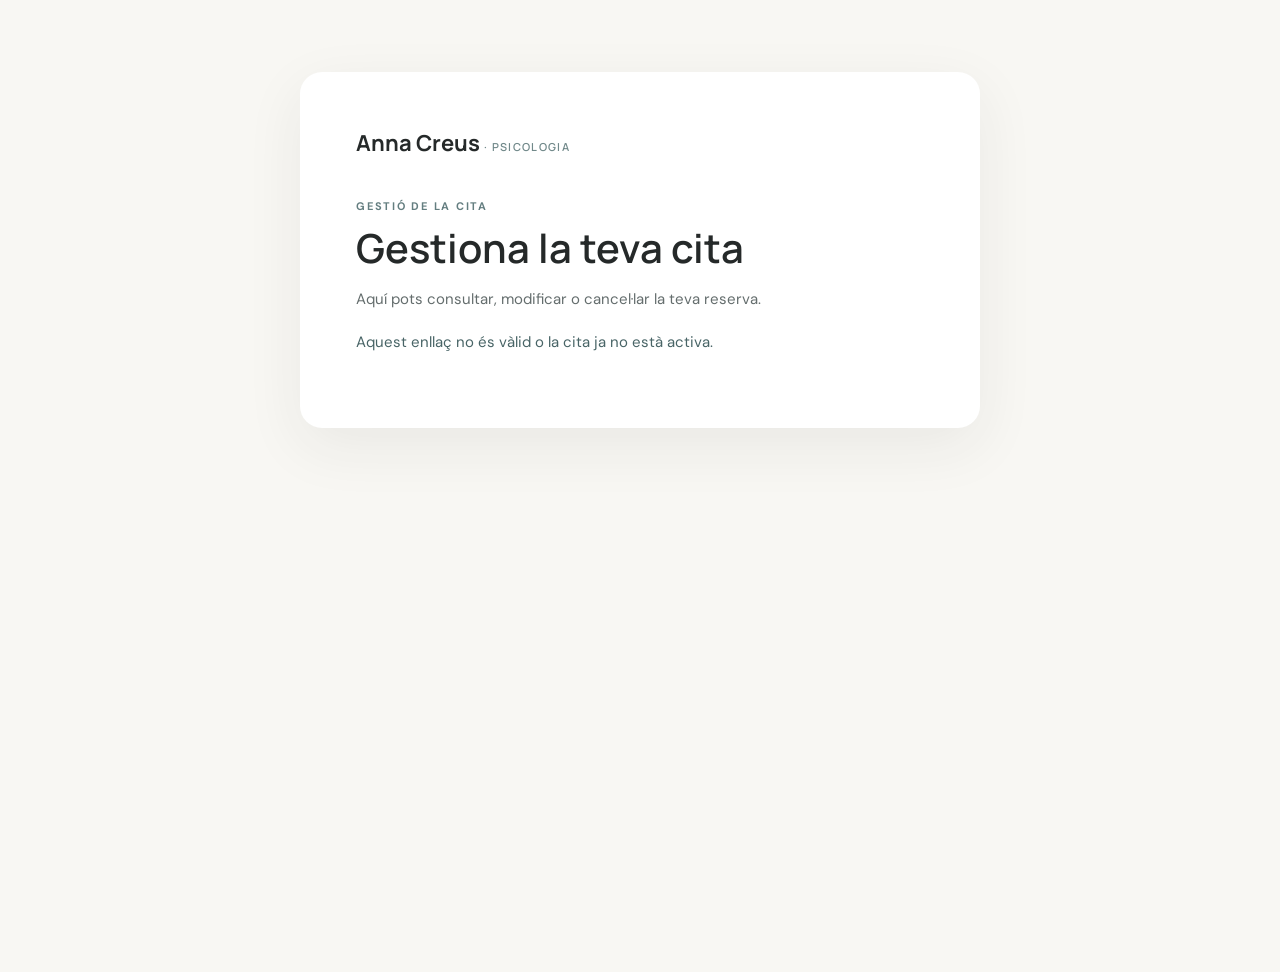
<file: gestionar-cita.html>
<!doctype html>
<html lang="ca">
<head>
  <meta charset="utf-8">
  <meta name="viewport" content="width=device-width, initial-scale=1">
  <meta name="theme-color" content="#c4d8d9">
  <meta name="referrer" content="no-referrer">
  <title>Gestionar la cita · Anna Creus</title>
  <link rel="preconnect" href="https://fonts.googleapis.com">
  <link rel="preconnect" href="https://fonts.gstatic.com" crossorigin>
  <link href="https://fonts.googleapis.com/css2?family=DM+Sans:wght@400;500;600;700&family=Manrope:wght@400;500;600;700&display=swap" rel="stylesheet">
  <link rel="stylesheet" href="styles.css">
  <style>
    body{background:#f8f7f3;min-height:100vh}.manage-wrap{width:min(680px,calc(100% - 40px));margin:8vh auto;padding:clamp(28px,6vw,56px);background:#fff;border-radius:22px;box-shadow:0 18px 60px #25292912}.manage-brand{font:700 22px Manrope,sans-serif;color:#252929;text-decoration:none}.manage-eyebrow{margin:38px 0 10px;color:#647e80;font-size:11px;letter-spacing:.16em;font-weight:700}.manage-wrap h1{font:600 clamp(28px,5vw,40px) Manrope,sans-serif;line-height:1.15;margin:0 0 16px;color:#252929}.manage-copy{color:#646d6d;line-height:1.7}.manage-appointment{background:#f2f6f5;border-radius:14px;padding:20px;margin:26px 0;color:#252929;line-height:1.8}.manage-actions{display:grid;gap:14px;margin-top:24px}.manage-wrap label{display:block;font-weight:600;margin:18px 0 8px}.manage-wrap input,.manage-wrap select{width:100%;padding:14px;border:1px solid #d7dfdd;border-radius:10px;background:white;font:inherit;color:#252929}.manage-wrap button{border:0;border-radius:999px;padding:15px 22px;font:600 15px "DM Sans",sans-serif;cursor:pointer}.manage-primary{background:#c4d8d9;color:#252929}.manage-secondary{background:#f2f3f1;color:#333}.manage-danger{background:#fff0ed;color:#9a4033}.manage-status{margin-top:18px;line-height:1.6;color:#486466}.manage-error{color:#9a4033}.manage-note{font-size:13px;color:#747d7b;line-height:1.6;margin-top:22px}.manage-hidden{display:none!important}@media(max-width:520px){.manage-wrap{margin:20px auto}.manage-eyebrow{margin-top:30px}}
  .manage-calendar{border:1px solid #e1e7e5;border-radius:14px;padding:14px;margin:12px 0 18px;background:#fff}.manage-calendar-head{display:flex;align-items:center;justify-content:space-between;margin-bottom:14px}.manage-calendar-head strong{text-transform:capitalize;font-size:14px}.manage-calendar-head button{width:36px;height:36px;padding:0!important;border-radius:50%!important;background:#f2f6f5;color:#252929;font-size:23px!important;line-height:1}.manage-calendar-head button:disabled{opacity:.3;cursor:default}.manage-calendar-grid{display:grid;grid-template-columns:repeat(7,minmax(0,1fr));gap:5px}.manage-weekdays{margin-bottom:7px;text-align:center;color:#879292;font-size:11px;font-weight:600}.manage-calendar-day{position:relative;min-width:0;aspect-ratio:1;padding:0!important;border-radius:9px!important;background:#f4f6f4;color:#252929;font-size:13px!important;font-weight:500!important}.manage-calendar-day.available{background:#e5f0ef}.manage-calendar-day.selected{background:#78999b!important;color:white!important;box-shadow:inset 0 0 0 2px #587476}.manage-calendar-day:disabled{opacity:.38;cursor:default}.manage-calendar-day.empty{visibility:hidden}@media(max-width:520px){.manage-calendar{padding:10px}.manage-calendar-grid{gap:4px}.manage-calendar-day{font-size:12px!important;border-radius:7px!important}}
  .manage-time-list{display:flex;flex-wrap:wrap;gap:9px;margin:10px 0 16px}.manage-time-slot{border:1px solid #a9c7c9;border-radius:8px;background:#e5f0ef;color:#252929;padding:9px 15px;font:inherit;font-size:14px;cursor:pointer}.manage-time-slot.selected{background:#78999b;border:2px solid #587476;color:#fff;padding:8px 14px;font-weight:700}.manage-time-slot.unavailable{background:#f2f3f1;border-color:#e1e5e2;color:#929a97;text-decoration:line-through;cursor:not-allowed}.manage-time-hint{font-size:13px;color:#7b8582;margin:8px 0 14px}
  </style>
  <script src="gestionar-cita.js" defer></script>
</head>
<body>
  <main class="manage-wrap">
    <a class="manage-brand" href="/">Anna Creus <span style="font-size:11px;letter-spacing:.12em;font-weight:600;color:#71898a">· PSICOLOGIA</span></a>
    <p class="manage-eyebrow" id="eyebrow">GESTIÓ DE LA CITA</p>
    <h1 id="title">Gestiona la teva cita</h1>
    <p class="manage-copy" id="intro">Aquí pots consultar, modificar o cancel·lar la teva reserva.</p>
    <div id="loading" class="manage-status">Carregant la informació de la cita…</div>
    <section id="content" class="manage-hidden">
      <div class="manage-appointment"><strong id="appointmentLabel">La teva cita actual</strong><br><span id="appointmentDate"></span><br><span id="appointmentTime"></span></div>
      <div id="controls">
        <div id="reschedulePanel">
          <label for="newDate" id="dateLabel">Tria una nova data</label>
          <div class="manage-calendar" id="manageCalendar">
<div class="manage-calendar-head"><button type="button" id="monthPrev" aria-label="Mes anterior">‹</button><strong id="monthLabel"></strong><button type="button" id="monthNext" aria-label="Mes següent">›</button></div>
<div class="manage-calendar-grid manage-weekdays" aria-hidden="true"><span>Dl</span><span>Dt</span><span>Dc</span><span>Dj</span><span>Dv</span><span>Ds</span><span>Dg</span></div>
<div class="manage-calendar-grid" id="calendarDays"></div>

</div>
          <label for="newTime" id="timeLabel">Hores disponibles</label>
          <div id="newTime" class="manage-time-list" aria-live="polite"><p class="manage-time-hint">Selecciona primer una data</p></div>
          <button class="manage-primary" id="rescheduleButton" type="button" disabled>Modificar la cita</button>
        </div>
        <div class="manage-actions">
          <button class="manage-danger" id="cancelButton" type="button">Cancel·lar la cita</button>
        </div>
        <p class="manage-note" id="cutoffNote">Pots modificar o cancel·lar la cita fins a 24 hores abans. Després d'aquest termini, contacta directament amb Anna.</p>
      </div>
    </section>
    <p id="status" class="manage-status" role="status" aria-live="polite"></p>
  </main>
</body>
</html>
</file>
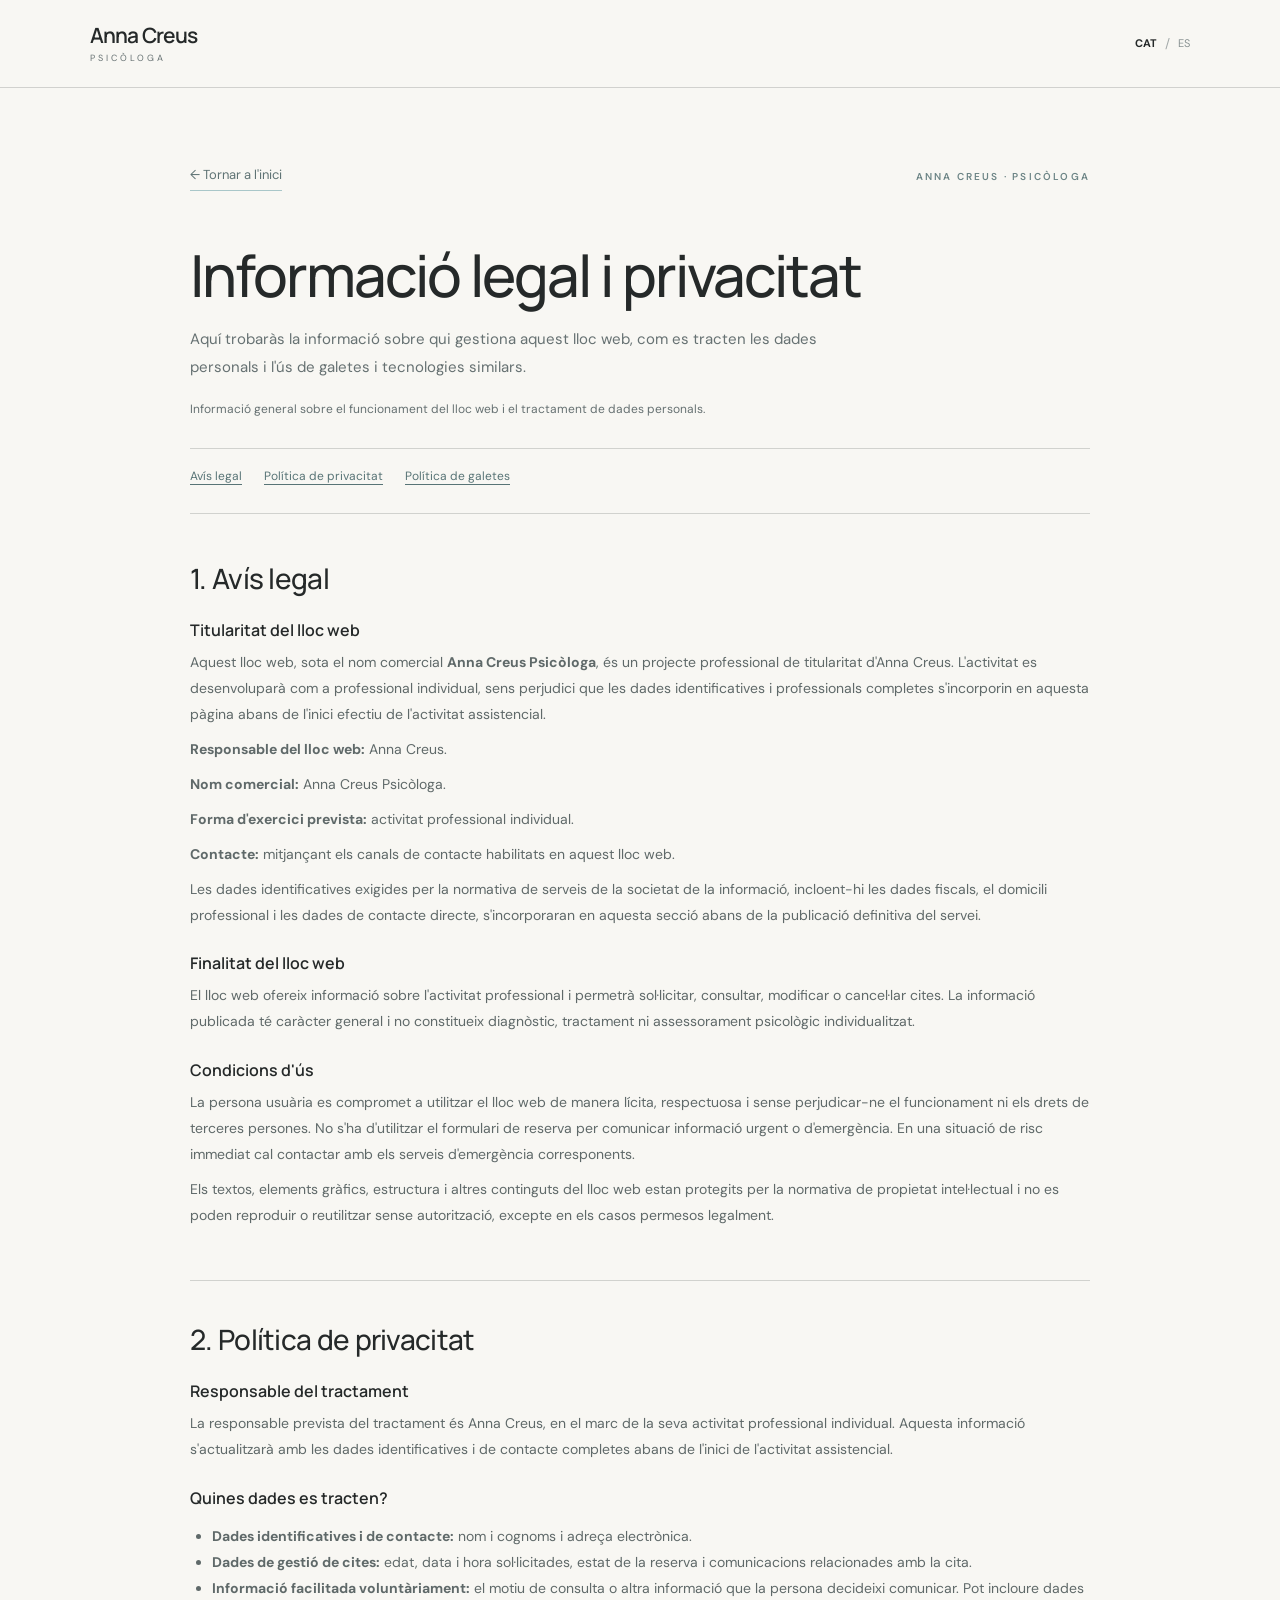
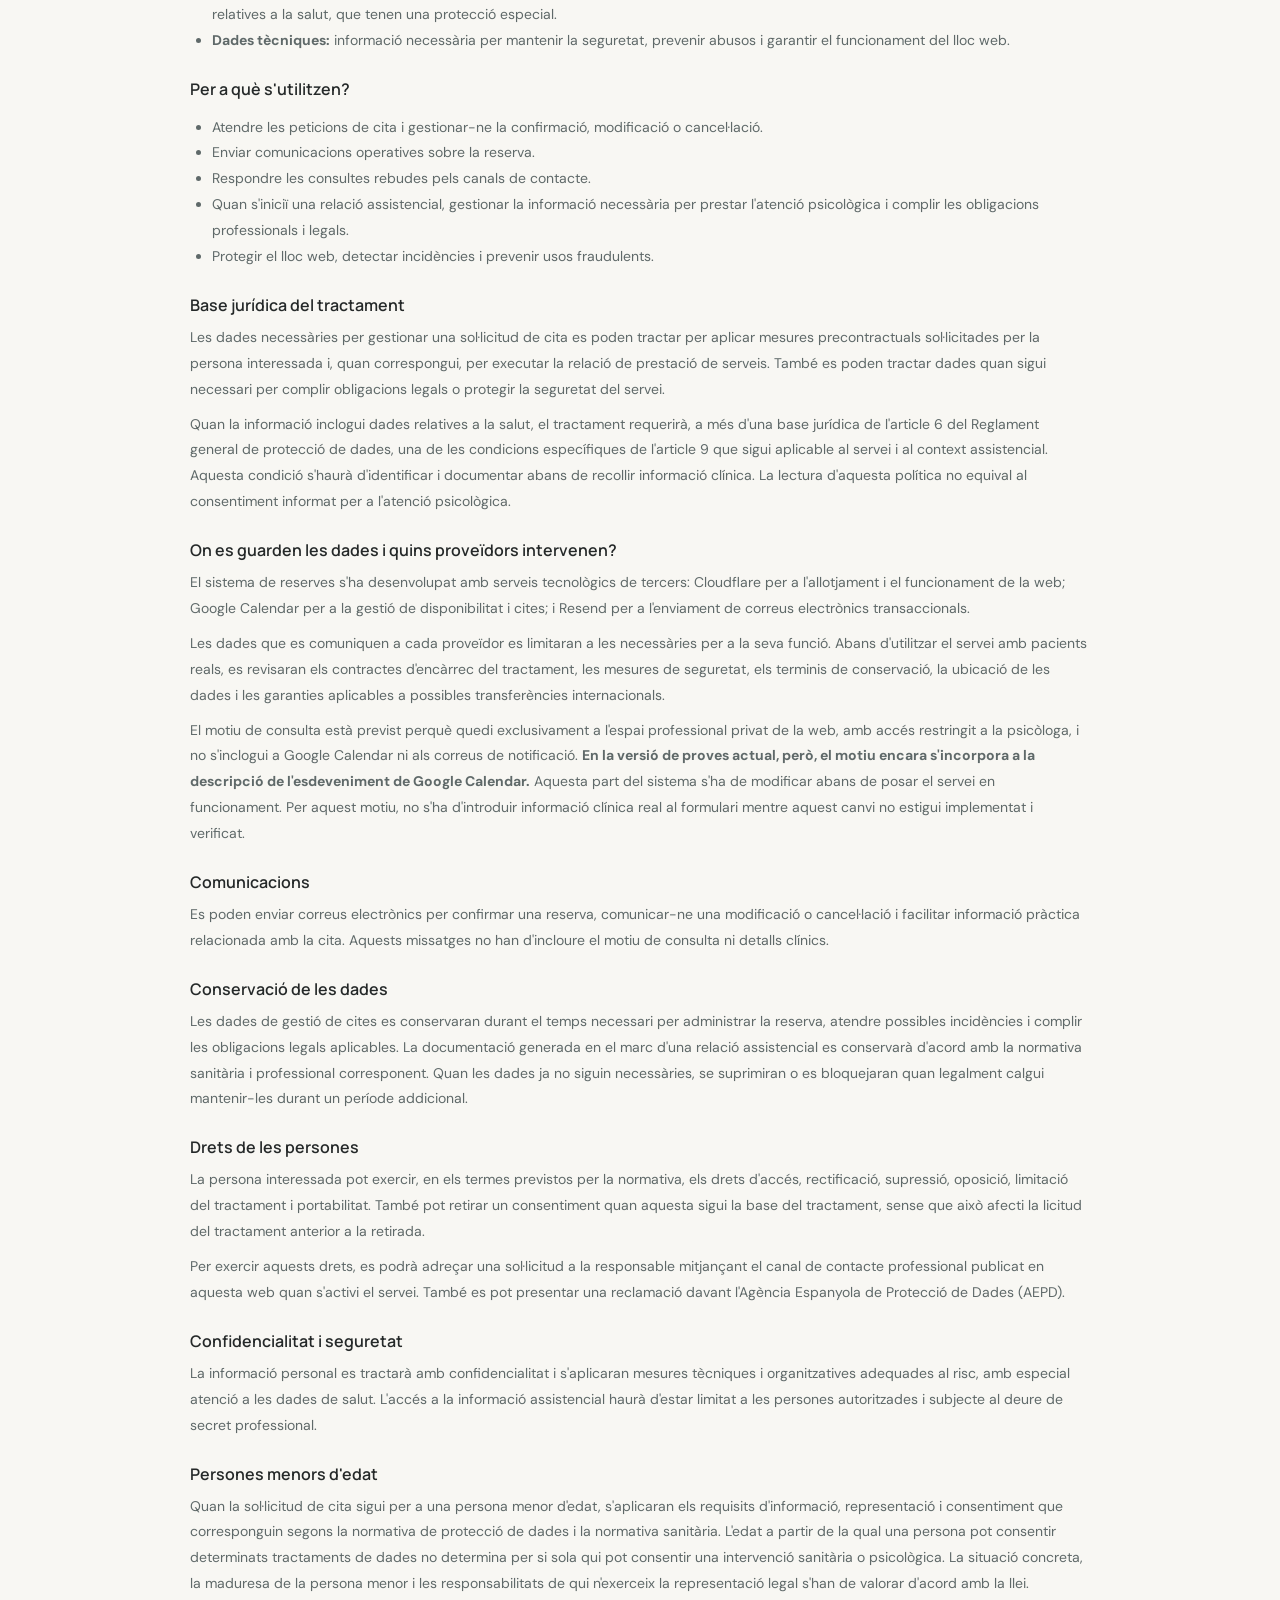
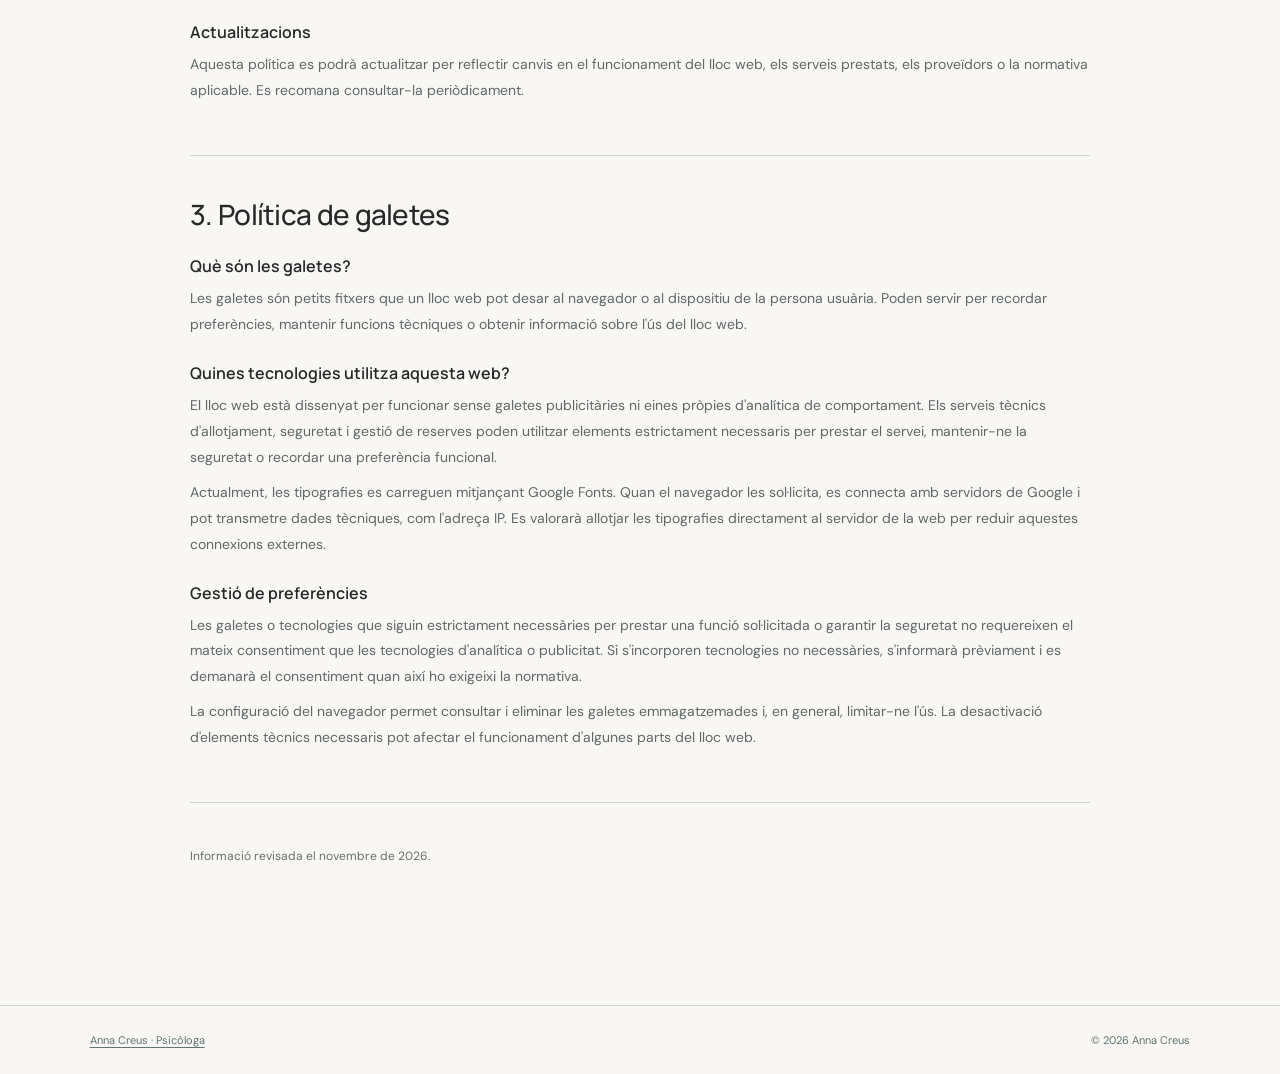
<file: legal.html>
<!doctype html>
<html lang="ca">
<head>
  <meta charset="utf-8">
  <meta name="viewport" content="width=device-width, initial-scale=1">
  <meta name="theme-color" content="#c4d8d9">
  <meta name="description" content="Informació legal, política de privacitat i política de galetes d'Anna Creus Psicòloga.">
  <title>Informació legal i privacitat · Anna Creus</title>
  <link rel="preconnect" href="https://fonts.googleapis.com">
  <link rel="preconnect" href="https://fonts.gstatic.com" crossorigin>
  <link href="https://fonts.googleapis.com/css2?family=DM+Sans:wght@400;500;600;700&family=Manrope:wght@400;500;600;700&display=swap" rel="stylesheet">
  <link rel="stylesheet" href="styles.css">
  <style>
    .legal-page{min-height:75vh;padding:76px 7vw 110px}.legal-shell{max-width:900px;margin:0 auto}.legal-top{display:flex;justify-content:space-between;align-items:center;margin-bottom:52px}.legal-back{font-size:13px;color:#5f7374;border-bottom:1px solid #a9c7c9;padding-bottom:5px}.legal-page h1{font:500 clamp(38px,5vw,58px)/1.12 var(--serif);letter-spacing:-2px;margin:0 0 18px}.legal-lead{max-width:680px;color:#667172;line-height:1.85;margin:0 0 28px}.legal-notice{padding:17px 20px;background:#edf2ef;border-left:3px solid #78999b;border-radius:4px;font-size:13px;line-height:1.75;color:#526565;margin:0 0 42px}.legal-toc{display:flex;flex-wrap:wrap;gap:10px 22px;padding:18px 0 26px;border-top:1px solid var(--line);border-bottom:1px solid var(--line);margin-bottom:48px}.legal-toc a{font-size:12px;color:#587476;text-decoration:underline;text-underline-offset:4px}.legal-section{padding:0 0 42px;margin:0 0 42px;border-bottom:1px solid var(--line);scroll-margin-top:110px}.legal-section h2{font:500 28px/1.2 var(--serif);letter-spacing:-.7px;margin:0 0 20px}.legal-section h3{font:600 16px var(--serif);margin:24px 0 8px}.legal-section p,.legal-section li{font-size:14px;line-height:1.85;color:#5f6969}.legal-section p{margin:9px 0}.legal-section ul{padding-left:22px}.legal-pending{color:#8b5c31;font-weight:600}.legal-language[hidden]{display:none}.legal-footer{border-top:1px solid var(--line);padding:25px 7vw;display:flex;justify-content:space-between;align-items:center;font-size:11px;color:#5f7374}.legal-footer a{text-decoration:underline;text-underline-offset:3px}.legal-page .language-switch{display:flex}
    @media(max-width:650px){.legal-page{padding:42px 7vw 75px}.legal-top{margin-bottom:38px}.legal-section h2{font-size:25px}.legal-footer{padding:22px 7vw;gap:15px;flex-wrap:wrap}}
  </style>
</head>
<body>
  <header class="site-header">
    <a class="brand" href="index.html#inici" aria-label="Anna Creus, inici"><span class="brand-name">Anna Creus</span><span class="brand-subtitle">PSICÒLOGA</span></a>
    <div class="language-switch" aria-label="Idioma">
      <button type="button" class="lang-button active" data-legal-lang="ca" aria-pressed="true">CAT</button><span>/</span>
      <button type="button" class="lang-button" data-legal-lang="es" aria-pressed="false">ES</button>
    </div>
  </header>
  <main class="legal-page">
    <div class="legal-shell legal-language" data-legal-copy="ca">
      <div class="legal-top"><a class="legal-back" href="index.html">← Tornar a l'inici</a><span class="eyebrow" style="margin:0">ANNA CREUS · PSICÒLOGA</span></div>
      <h1>Informació legal i privacitat</h1>
      <p class="legal-lead">Aquí trobaràs la informació sobre qui gestiona aquest lloc web, com es tracten les dades personals i l'ús de galetes i tecnologies similars.</p>
      <p class="legal-lead" style="font-size:12px;margin-top:-12px">Informació general sobre el funcionament del lloc web i el tractament de dades personals.</p>
      <nav class="legal-toc" aria-label="Contingut"><a href="#avis-legal">Avís legal</a><a href="#privacitat">Política de privacitat</a><a href="#galetes">Política de galetes</a></nav>

      <section class="legal-section" id="avis-legal">
        <h2>1. Avís legal</h2>
        <h3>Titularitat del lloc web</h3>
        <p>Aquest lloc web, sota el nom comercial <strong>Anna Creus Psicòloga</strong>, és un projecte professional de titularitat d'Anna Creus. L'activitat es desenvoluparà com a professional individual, sens perjudici que les dades identificatives i professionals completes s'incorporin en aquesta pàgina abans de l'inici efectiu de l'activitat assistencial.</p>
        <p><strong>Responsable del lloc web:</strong> Anna Creus.</p>
        <p><strong>Nom comercial:</strong> Anna Creus Psicòloga.</p>
        <p><strong>Forma d'exercici prevista:</strong> activitat professional individual.</p>
        <p><strong>Contacte:</strong> mitjançant els canals de contacte habilitats en aquest lloc web.</p>
        <p>Les dades identificatives exigides per la normativa de serveis de la societat de la informació, incloent-hi les dades fiscals, el domicili professional i les dades de contacte directe, s'incorporaran en aquesta secció abans de la publicació definitiva del servei.</p>
        <h3>Finalitat del lloc web</h3>
        <p>El lloc web ofereix informació sobre l'activitat professional i permetrà sol·licitar, consultar, modificar o cancel·lar cites. La informació publicada té caràcter general i no constitueix diagnòstic, tractament ni assessorament psicològic individualitzat.</p>
        <h3>Condicions d'ús</h3>
        <p>La persona usuària es compromet a utilitzar el lloc web de manera lícita, respectuosa i sense perjudicar-ne el funcionament ni els drets de terceres persones. No s'ha d'utilitzar el formulari de reserva per comunicar informació urgent o d'emergència. En una situació de risc immediat cal contactar amb els serveis d'emergència corresponents.</p>
        <p>Els textos, elements gràfics, estructura i altres continguts del lloc web estan protegits per la normativa de propietat intel·lectual i no es poden reproduir o reutilitzar sense autorització, excepte en els casos permesos legalment.</p>
      </section>

      <section class="legal-section" id="privacitat">
        <h2>2. Política de privacitat</h2>
        <h3>Responsable del tractament</h3>
        <p>La responsable prevista del tractament és Anna Creus, en el marc de la seva activitat professional individual. Aquesta informació s'actualitzarà amb les dades identificatives i de contacte completes abans de l'inici de l'activitat assistencial.</p>
        <h3>Quines dades es tracten?</h3>
        <ul>
          <li><strong>Dades identificatives i de contacte:</strong> nom i cognoms i adreça electrònica.</li>
          <li><strong>Dades de gestió de cites:</strong> edat, data i hora sol·licitades, estat de la reserva i comunicacions relacionades amb la cita.</li>
          <li><strong>Informació facilitada voluntàriament:</strong> el motiu de consulta o altra informació que la persona decideixi comunicar. Pot incloure dades relatives a la salut, que tenen una protecció especial.</li>
          <li><strong>Dades tècniques:</strong> informació necessària per mantenir la seguretat, prevenir abusos i garantir el funcionament del lloc web.</li>
        </ul>
        <h3>Per a què s'utilitzen?</h3>
        <ul>
          <li>Atendre les peticions de cita i gestionar-ne la confirmació, modificació o cancel·lació.</li>
          <li>Enviar comunicacions operatives sobre la reserva.</li>
          <li>Respondre les consultes rebudes pels canals de contacte.</li>
          <li>Quan s'iniciï una relació assistencial, gestionar la informació necessària per prestar l'atenció psicològica i complir les obligacions professionals i legals.</li>
          <li>Protegir el lloc web, detectar incidències i prevenir usos fraudulents.</li>
        </ul>
        <h3>Base jurídica del tractament</h3>
        <p>Les dades necessàries per gestionar una sol·licitud de cita es poden tractar per aplicar mesures precontractuals sol·licitades per la persona interessada i, quan correspongui, per executar la relació de prestació de serveis. També es poden tractar dades quan sigui necessari per complir obligacions legals o protegir la seguretat del servei.</p>
        <p>Quan la informació inclogui dades relatives a la salut, el tractament requerirà, a més d'una base jurídica de l'article 6 del Reglament general de protecció de dades, una de les condicions específiques de l'article 9 que sigui aplicable al servei i al context assistencial. Aquesta condició s'haurà d'identificar i documentar abans de recollir informació clínica. La lectura d'aquesta política no equival al consentiment informat per a l'atenció psicològica.</p>
        <h3>On es guarden les dades i quins proveïdors intervenen?</h3>
        <p>El sistema de reserves s'ha desenvolupat amb serveis tecnològics de tercers: Cloudflare per a l'allotjament i el funcionament de la web; Google Calendar per a la gestió de disponibilitat i cites; i Resend per a l'enviament de correus electrònics transaccionals.</p>
        <p>Les dades que es comuniquen a cada proveïdor es limitaran a les necessàries per a la seva funció. Abans d'utilitzar el servei amb pacients reals, es revisaran els contractes d'encàrrec del tractament, les mesures de seguretat, els terminis de conservació, la ubicació de les dades i les garanties aplicables a possibles transferències internacionals.</p>
        <p>El motiu de consulta està previst perquè quedi exclusivament a l'espai professional privat de la web, amb accés restringit a la psicòloga, i no s'inclogui a Google Calendar ni als correus de notificació. <strong>En la versió de proves actual, però, el motiu encara s'incorpora a la descripció de l'esdeveniment de Google Calendar.</strong> Aquesta part del sistema s'ha de modificar abans de posar el servei en funcionament. Per aquest motiu, no s'ha d'introduir informació clínica real al formulari mentre aquest canvi no estigui implementat i verificat.</p>
        <h3>Comunicacions</h3>
        <p>Es poden enviar correus electrònics per confirmar una reserva, comunicar-ne una modificació o cancel·lació i facilitar informació pràctica relacionada amb la cita. Aquests missatges no han d'incloure el motiu de consulta ni detalls clínics.</p>
        <h3>Conservació de les dades</h3>
        <p>Les dades de gestió de cites es conservaran durant el temps necessari per administrar la reserva, atendre possibles incidències i complir les obligacions legals aplicables. La documentació generada en el marc d'una relació assistencial es conservarà d'acord amb la normativa sanitària i professional corresponent. Quan les dades ja no siguin necessàries, se suprimiran o es bloquejaran quan legalment calgui mantenir-les durant un període addicional.</p>
        <h3>Drets de les persones</h3>
        <p>La persona interessada pot exercir, en els termes previstos per la normativa, els drets d'accés, rectificació, supressió, oposició, limitació del tractament i portabilitat. També pot retirar un consentiment quan aquesta sigui la base del tractament, sense que això afecti la licitud del tractament anterior a la retirada.</p>
        <p>Per exercir aquests drets, es podrà adreçar una sol·licitud a la responsable mitjançant el canal de contacte professional publicat en aquesta web quan s'activi el servei. També es pot presentar una reclamació davant l'<a href="https://www.aepd.es/" target="_blank" rel="noopener noreferrer">Agència Espanyola de Protecció de Dades (AEPD)</a>.</p>
        <h3>Confidencialitat i seguretat</h3>
        <p>La informació personal es tractarà amb confidencialitat i s'aplicaran mesures tècniques i organitzatives adequades al risc, amb especial atenció a les dades de salut. L'accés a la informació assistencial haurà d'estar limitat a les persones autoritzades i subjecte al deure de secret professional.</p>
        <h3>Persones menors d'edat</h3>
        <p>Quan la sol·licitud de cita sigui per a una persona menor d'edat, s'aplicaran els requisits d'informació, representació i consentiment que corresponguin segons la normativa de protecció de dades i la normativa sanitària. L'edat a partir de la qual una persona pot consentir determinats tractaments de dades no determina per si sola qui pot consentir una intervenció sanitària o psicològica. La situació concreta, la maduresa de la persona menor i les responsabilitats de qui n'exerceix la representació legal s'han de valorar d'acord amb la llei.</p>
        <h3>Actualitzacions</h3>
        <p>Aquesta política es podrà actualitzar per reflectir canvis en el funcionament del lloc web, els serveis prestats, els proveïdors o la normativa aplicable. Es recomana consultar-la periòdicament.</p>
      </section>

      <section class="legal-section" id="galetes">
        <h2>3. Política de galetes</h2>
        <h3>Què són les galetes?</h3>
        <p>Les galetes són petits fitxers que un lloc web pot desar al navegador o al dispositiu de la persona usuària. Poden servir per recordar preferències, mantenir funcions tècniques o obtenir informació sobre l'ús del lloc web.</p>
        <h3>Quines tecnologies utilitza aquesta web?</h3>
        <p>El lloc web està dissenyat per funcionar sense galetes publicitàries ni eines pròpies d'analítica de comportament. Els serveis tècnics d'allotjament, seguretat i gestió de reserves poden utilitzar elements estrictament necessaris per prestar el servei, mantenir-ne la seguretat o recordar una preferència funcional.</p>
        <p>Actualment, les tipografies es carreguen mitjançant Google Fonts. Quan el navegador les sol·licita, es connecta amb servidors de Google i pot transmetre dades tècniques, com l'adreça IP. Es valorarà allotjar les tipografies directament al servidor de la web per reduir aquestes connexions externes.</p>
        <h3>Gestió de preferències</h3>
        <p>Les galetes o tecnologies que siguin estrictament necessàries per prestar una funció sol·licitada o garantir la seguretat no requereixen el mateix consentiment que les tecnologies d'analítica o publicitat. Si s'incorporen tecnologies no necessàries, s'informarà prèviament i es demanarà el consentiment quan així ho exigeixi la normativa.</p>
        <p>La configuració del navegador permet consultar i eliminar les galetes emmagatzemades i, en general, limitar-ne l'ús. La desactivació d'elements tècnics necessaris pot afectar el funcionament d'algunes parts del lloc web.</p>
      </section>
      <p class="legal-lead" style="font-size:12px">Informació revisada el novembre de 2026.</p>

    </div>
    <div class="legal-shell legal-language" data-legal-copy="es">
      <div class="legal-top"><a class="legal-back" href="index.html">← Volver al inicio</a><span class="eyebrow" style="margin:0">ANNA CREUS · PSICÓLOGA</span></div>
      <h1>Información legal y privacidad</h1>
      <p class="legal-lead">Aquí encontrarás información sobre quién gestiona este sitio web, cómo se tratan los datos personales y el uso de cookies y tecnologías similares.</p>
      <p class="legal-lead" style="font-size:12px;margin-top:-12px">Información general sobre el funcionamiento del sitio web y el tratamiento de datos personales.</p>
      <nav class="legal-toc" aria-label="Contenido"><a href="#aviso-legal-es">Aviso legal</a><a href="#privacidad-es">Política de privacidad</a><a href="#cookies-es">Política de cookies</a></nav>
      <section class="legal-section" id="aviso-legal-es">
        <h2>1. Aviso legal</h2>
        <h3>Titularidad del sitio web</h3>
        <p>Este sitio web, bajo el nombre comercial <strong>Anna Creus Psicòloga</strong>, es un proyecto profesional titularidad de Anna Creus. La actividad se desarrollará como profesional individual, sin perjuicio de que los datos identificativos y profesionales completos se incorporen a esta página antes del inicio efectivo de la actividad asistencial.</p>
        <p><strong>Responsable del sitio web:</strong> Anna Creus.</p>
        <p><strong>Nombre comercial:</strong> Anna Creus Psicóloga.</p>
        <p><strong>Forma de ejercicio prevista:</strong> actividad profesional individual.</p>
        <p><strong>Contacto:</strong> mediante los canales de contacto habilitados en este sitio web.</p>
        <p>Los datos identificativos exigidos por la normativa de servicios de la sociedad de la información, incluidos los datos fiscales, el domicilio profesional y los datos de contacto directo, se incorporarán a esta sección antes de la publicación definitiva del servicio.</p>
        <h3>Finalidad del sitio web</h3>
        <p>El sitio web ofrece información sobre la actividad profesional y permitirá solicitar, consultar, modificar o cancelar citas. La información publicada tiene carácter general y no constituye diagnóstico, tratamiento ni asesoramiento psicológico individualizado.</p>
        <h3>Condiciones de uso</h3>
        <p>La persona usuaria se compromete a utilizar el sitio web de forma lícita y respetuosa, sin perjudicar su funcionamiento ni los derechos de terceras personas. El formulario de reserva no debe utilizarse para comunicar información urgente o de emergencia. Ante una situación de riesgo inmediato, debe contactarse con los servicios de emergencia correspondientes.</p>
        <p>Los textos, elementos gráficos, estructura y demás contenidos del sitio web están protegidos por la normativa de propiedad intelectual y no pueden reproducirse ni reutilizarse sin autorización, salvo en los casos permitidos legalmente.</p>
      </section>

      <section class="legal-section" id="privacidad-es">
        <h2>2. Política de privacidad</h2>
        <h3>Responsable del tratamiento</h3>
        <p>La responsable prevista del tratamiento es Anna Creus, en el marco de su actividad profesional individual. Esta información se actualizará con los datos identificativos y de contacto completos antes del inicio de la actividad asistencial.</p>
        <h3>¿Qué datos se tratan?</h3>
        <ul>
          <li><strong>Datos identificativos y de contacto:</strong> nombre y apellidos y dirección de correo electrónico.</li>
          <li><strong>Datos de gestión de citas:</strong> edad, fecha y hora solicitadas, estado de la reserva y comunicaciones relacionadas con la cita.</li>
          <li><strong>Información facilitada voluntariamente:</strong> el motivo de consulta u otra información que la persona decida comunicar. Puede incluir datos relativos a la salud, que tienen una protección especial.</li>
          <li><strong>Datos técnicos:</strong> información necesaria para mantener la seguridad, prevenir abusos y garantizar el funcionamiento del sitio web.</li>
        </ul>
        <h3>¿Para qué se utilizan?</h3>
        <ul>
          <li>Atender las solicitudes de cita y gestionar su confirmación, modificación o cancelación.</li>
          <li>Enviar comunicaciones operativas sobre la reserva.</li>
          <li>Responder a las consultas recibidas por los canales de contacto.</li>
          <li>Cuando se inicie una relación asistencial, gestionar la información necesaria para prestar la atención psicológica y cumplir las obligaciones profesionales y legales.</li>
          <li>Proteger el sitio web, detectar incidencias y prevenir usos fraudulentos.</li>
        </ul>
        <h3>Base jurídica del tratamiento</h3>
        <p>Los datos necesarios para gestionar una solicitud de cita pueden tratarse para aplicar medidas precontractuales solicitadas por la persona interesada y, cuando corresponda, para ejecutar la relación de prestación de servicios. También pueden tratarse datos cuando sea necesario para cumplir obligaciones legales o proteger la seguridad del servicio.</p>
        <p>Cuando la información incluya datos relativos a la salud, el tratamiento requerirá, además de una base jurídica del artículo 6 del Reglamento general de protección de datos, una de las condiciones específicas del artículo 9 que resulte aplicable al servicio y al contexto asistencial. Esta condición deberá identificarse y documentarse antes de recoger información clínica. La lectura de esta política no equivale al consentimiento informado para la atención psicológica.</p>
        <h3>¿Dónde se guardan los datos y qué proveedores intervienen?</h3>
        <p>El sistema de reservas se ha desarrollado con servicios tecnológicos de terceros: Cloudflare para el alojamiento y funcionamiento de la web; Google Calendar para la gestión de disponibilidad y citas; y Resend para el envío de correos electrónicos transaccionales.</p>
        <p>Los datos comunicados a cada proveedor se limitarán a los necesarios para su función. Antes de utilizar el servicio con pacientes reales, se revisarán los contratos de encargo del tratamiento, las medidas de seguridad, los plazos de conservación, la ubicación de los datos y las garantías aplicables a posibles transferencias internacionales.</p>
        <p>El motivo de consulta está previsto para quedar exclusivamente en el espacio profesional privado de la web, con acceso restringido a la psicóloga, y no incluirse en Google Calendar ni en los correos de notificación. <strong>Sin embargo, en la versión de pruebas actual, el motivo todavía se incorpora a la descripción del evento de Google Calendar.</strong> Esta parte del sistema debe modificarse antes de poner el servicio en funcionamiento. Por este motivo, no debe introducirse información clínica real en el formulario mientras este cambio no esté implementado y verificado.</p>
        <h3>Comunicaciones</h3>
        <p>Se pueden enviar correos electrónicos para confirmar una reserva, comunicar una modificación o cancelación y facilitar información práctica relacionada con la cita. Estos mensajes no deben incluir el motivo de consulta ni detalles clínicos.</p>
        <h3>Conservación de los datos</h3>
        <p>Los datos de gestión de citas se conservarán durante el tiempo necesario para administrar la reserva, atender posibles incidencias y cumplir las obligaciones legales aplicables. La documentación generada en el marco de una relación asistencial se conservará de acuerdo con la normativa sanitaria y profesional correspondiente. Cuando los datos ya no sean necesarios, se suprimirán o se bloquearán cuando legalmente deban mantenerse durante un periodo adicional.</p>
        <h3>Derechos de las personas</h3>
        <p>La persona interesada puede ejercer, en los términos previstos por la normativa, los derechos de acceso, rectificación, supresión, oposición, limitación del tratamiento y portabilidad. También puede retirar un consentimiento cuando esta sea la base del tratamiento, sin que ello afecte a la licitud del tratamiento anterior a su retirada.</p>
        <p>Para ejercer estos derechos, se podrá dirigir una solicitud a la responsable mediante el canal de contacto profesional publicado en esta web cuando se active el servicio. También se puede presentar una reclamación ante la <a href="https://www.aepd.es/" target="_blank" rel="noopener noreferrer">Agencia Española de Protección de Datos (AEPD)</a>.</p>
        <h3>Confidencialidad y seguridad</h3>
        <p>La información personal se tratará de forma confidencial y se aplicarán medidas técnicas y organizativas adecuadas al riesgo, con especial atención a los datos de salud. El acceso a la información asistencial deberá estar limitado a las personas autorizadas y sujeto al deber de secreto profesional.</p>
        <h3>Personas menores de edad</h3>
        <p>Cuando la solicitud de cita sea para una persona menor de edad, se aplicarán los requisitos de información, representación y consentimiento que correspondan según la normativa de protección de datos y la normativa sanitaria. La edad a partir de la cual una persona puede consentir determinados tratamientos de datos no determina por sí sola quién puede consentir una intervención sanitaria o psicológica. La situación concreta, la madurez de la persona menor y las responsabilidades de quien ejerza su representación legal deben valorarse conforme a la ley.</p>
        <h3>Actualizaciones</h3>
        <p>Esta política podrá actualizarse para reflejar cambios en el funcionamiento del sitio web, los servicios prestados, los proveedores o la normativa aplicable. Se recomienda consultarla periódicamente.</p>
      </section>

      <section class="legal-section" id="cookies-es">
        <h2>3. Política de cookies</h2>
        <h3>¿Qué son las cookies?</h3>
        <p>Las cookies son pequeños archivos que un sitio web puede guardar en el navegador o dispositivo de la persona usuaria. Pueden servir para recordar preferencias, mantener funciones técnicas u obtener información sobre el uso del sitio web.</p>
        <h3>¿Qué tecnologías utiliza esta web?</h3>
        <p>El sitio web está diseñado para funcionar sin cookies publicitarias ni herramientas propias de analítica del comportamiento. Los servicios técnicos de alojamiento, seguridad y gestión de reservas pueden utilizar elementos estrictamente necesarios para prestar el servicio, mantener su seguridad o recordar una preferencia funcional.</p>
        <p>Actualmente, las tipografías se cargan mediante Google Fonts. Cuando el navegador las solicita, se conecta con servidores de Google y puede transmitir datos técnicos, como la dirección IP. Se valorará alojar las tipografías directamente en el servidor de la web para reducir estas conexiones externas.</p>
        <h3>Gestión de preferencias</h3>
        <p>Las cookies o tecnologías estrictamente necesarias para prestar una función solicitada o garantizar la seguridad no requieren el mismo consentimiento que las tecnologías de analítica o publicidad. Si se incorporan tecnologías no necesarias, se informará previamente y se solicitará el consentimiento cuando así lo exija la normativa.</p>
        <p>La configuración del navegador permite consultar y eliminar las cookies almacenadas y, en general, limitar su uso. La desactivación de elementos técnicos necesarios puede afectar al funcionamiento de algunas partes del sitio web.</p>
      </section>
      <p class="legal-lead" style="font-size:12px">Información revisada en noviembre de 2026.</p>
    </div>

    </div>
  </main>
  <footer class="legal-footer"><a href="index.html"><span data-footer-lang="ca">Anna Creus · Psicòloga</span><span data-footer-lang="es" hidden>Anna Creus · Psicóloga</span></a><span>© <span id="legalYear"></span> Anna Creus</span></footer>
  <script>
    const legalButtons=document.querySelectorAll("[data-legal-lang]");
    function setLegalLanguage(lang){
      document.documentElement.lang=lang;
      document.querySelectorAll("[data-legal-copy]").forEach(block=>block.hidden=block.dataset.legalCopy!==lang);
      legalButtons.forEach(button=>{const active=button.dataset.legalLang===lang;button.classList.toggle("active",active);button.setAttribute("aria-pressed",String(active));});
      document.querySelectorAll("[data-footer-lang]").forEach(label=>label.hidden=label.dataset.footerLang!==lang);
      if(location.hash) setTimeout(()=>document.querySelector(location.hash)?.scrollIntoView(),0);
    }
    legalButtons.forEach(button=>button.addEventListener("click",()=>setLegalLanguage(button.dataset.legalLang)));
    const requestedLanguage=new URLSearchParams(location.search).get("lang");
    setLegalLanguage(requestedLanguage==="es"?"es":"ca");
    document.getElementById("legalYear").textContent=new Date().getFullYear();
  </script>
</body>
</html>
</file>
<file: styles.css>
:root{--blue:#c4d8d9;--blue-hover:#a9c7c9;--paper:#f8f7f3;--ink:#252929;--muted:#667172;--line:rgba(37,41,41,.18);--white:#fff;--serif:Manrope, sans-serif;--sans:"DM Sans",sans-serif}*{box-sizing:border-box}html{scroll-behavior:smooth;scroll-padding-top:90px}body{margin:0;background:var(--paper);color:var(--ink);font-family:var(--sans);font-size:15px;line-height:1.65}a{color:inherit;text-decoration:none}.site-header{height:88px;padding:0 7vw;display:flex;align-items:center;justify-content:space-between;border-bottom:1px solid var(--line);background:rgba(248,247,243,.94);position:sticky;top:0;z-index:10;backdrop-filter:blur(12px)}.brand{display:flex;flex-direction:column;line-height:1.1;min-width:150px}.brand-name{font-family:var(--serif);font-weight:600;font-size:21px;letter-spacing:-.8px}.brand-subtitle{font-size:9px;letter-spacing:3px;margin-top:7px;color:var(--muted)}.main-nav{display:flex;gap:clamp(16px,2.5vw,38px);align-items:center}.main-nav a,.language-switch{font-size:13px;color:#505a5a}.main-nav a{transition:color .2s}.main-nav a:hover,.text-link:hover{color:#78999b}.header-actions{display:flex;align-items:center;gap:22px}.language-switch{display:flex;align-items:center;gap:8px}.language-switch span{color:#a4aaaa}.lang-button{border:0;background:none;padding:5px 0;font:inherit;font-size:11px;color:#899292;cursor:pointer}.lang-button.active{color:var(--ink);font-weight:700}.button{display:inline-flex;align-items:center;gap:28px;padding:15px 21px;background:var(--ink);color:white;font-size:12px;letter-spacing:.2px;transition:background .2s,transform .2s;border:0}.button:hover{background:#a9c7c9;transform:translateY(-2px)}.button-small{padding:17px 29px;gap:0;font-size:15px;font-weight:700;letter-spacing:.2px;background:var(--blue);color:var(--ink);border-radius:12px;box-shadow:0 3px 12px rgba(37,41,41,.1)}.nav-booking{display:none}.menu-toggle{display:none}.hero{min-height:680px;height:calc(100vh - 88px);max-height:850px;padding:90px 12vw 45px;position:relative;display:flex;align-items:center;overflow:hidden}.hero-copy{position:relative;z-index:2;max-width:590px}.eyebrow{font-size:10px;letter-spacing:2.2px;font-weight:600;color:#6d8586;margin:0 0 26px}.hero h1,.intro h2,.services-heading h2,.method-content>h2,.contact-inner h2{font-family:var(--serif);font-weight:500;letter-spacing:-2.4px;line-height:1.14}.hero h1{font-size:clamp(44px,5.6vw,76px);max-width:650px;margin:0 0 27px}.hero-lead{font-size:16px;line-height:1.85;color:#606969;max-width:460px;margin:0 0 34px}.hero-art{position:absolute;width:44vw;height:78%;right:0;top:10%;background:var(--blue);overflow:hidden}.art-orbit{position:absolute;border:1px solid rgba(255,255,255,.75);border-radius:50%;width:70%;aspect-ratio:1;left:16%;top:10%}.orbit-two{width:48%;left:27%;top:21%;border-color:rgba(37,41,41,.23)}.art-shape{position:absolute;width:43%;height:68%;left:31%;top:17%;border-radius:48% 48% 8% 8%;background:rgba(248,247,243,.55);transform:rotate(18deg)}.art-line{position:absolute;width:1px;height:115%;background:rgba(37,41,41,.25);left:52%;top:-7%;transform:rotate(32deg)}.art-caption{position:absolute;bottom:28px;right:30px;font-size:9px;letter-spacing:2px;color:#52696a}.art-caption span{padding:0 7px}.hero-bottom{position:absolute;left:12vw;right:12vw;bottom:35px;display:flex;justify-content:space-between;align-items:center;color:#718080;font-size:11px;letter-spacing:.5px}.scroll-mark{font-size:20px}.section-wrap{padding-left:12vw;padding-right:12vw}.intro{display:grid;grid-template-columns:1fr 3fr;padding-top:135px;padding-bottom:145px;border-top:1px solid var(--line)}.section-index{font-size:9px;letter-spacing:1.8px;color:#879293;padding-top:8px}.section-index span{color:#4c595a;margin-left:8px}.intro-content{max-width:800px}.intro-content .eyebrow{margin-bottom:22px}.intro h2,.services-heading h2,.method-content>h2{font-size:clamp(34px,4vw,54px);max-width:760px;margin:0}.intro-bottom{display:flex;justify-content:space-between;align-items:flex-end;gap:50px;margin-top:35px}.intro-bottom p{max-width:490px;color:#657071;line-height:1.9;margin:0}.text-link{white-space:nowrap;font-size:12px;border-bottom:1px solid #9eacad;padding-bottom:7px}.text-link span:last-child{margin-left:12px}.services-section{background:#eef1ed;padding:105px 0 120px}.services-section .section-wrap{display:grid;grid-template-columns:1fr 3fr}.services-heading{display:flex;justify-content:space-between;gap:45px;align-items:flex-end;margin-bottom:50px}.services-heading h2{font-size:clamp(32px,3.5vw,47px);max-width:580px}.services-heading>p{max-width:240px;color:#6b7776;font-size:13px;margin:0 0 4px}.service-list{grid-column:2}.service-item{display:grid;grid-template-columns:45px 1fr 30px;align-items:center;gap:20px;padding:22px 0;border-top:1px solid rgba(37,41,41,.2)}.service-item:last-child{border-bottom:1px solid rgba(37,41,41,.2)}.service-item>span:first-child,.method-grid>div>span{font-size:10px;color:#829292}.service-item h3{font-family:var(--serif);font-weight:500;font-size:21px;letter-spacing:-.5px;margin:0}.service-plus{font-size:17px;color:#78999b;text-align:right}.small-note{grid-column:2;color:#8a9492;font-size:10px;margin:20px 0 0}.method-section{display:grid;grid-template-columns:1fr 3fr;padding-top:135px;padding-bottom:150px}.method-content .eyebrow{margin-bottom:22px}.method-content>h2{max-width:700px}.method-grid{display:grid;grid-template-columns:repeat(3,1fr);gap:35px;margin-top:75px}.method-grid>div{border-top:1px solid var(--line);padding-top:18px}.method-grid h3{font-family:var(--serif);font-size:20px;font-weight:500;margin:23px 0 10px}.method-grid p{font-size:12px;color:#697474;line-height:1.85;margin:0}.contact-section{background:var(--blue);padding-top:100px}.contact-inner{padding-bottom:115px}.contact-inner .eyebrow{color:#587476;margin-top:55px}.contact-inner h2{font-size:clamp(42px,5.2vw,68px);max-width:720px;margin:0 0 24px}.contact-copy{max-width:490px;color:#536768;font-size:14px;line-height:1.9;margin-bottom:30px}.button-muted{background:rgba(37,41,41,.75);cursor:default}.button-muted:hover{background:rgba(37,41,41,.75);transform:none}.site-footer{border-top:1px solid rgba(37,41,41,.2);padding:28px 7vw;display:flex;align-items:center;justify-content:space-between;font-size:10px;color:#5f7374}.footer-brand .brand-name{font-size:17px}.footer-brand .brand-subtitle{font-size:8px}.menu-toggle span{display:block;width:22px;height:1px;background:var(--ink);margin:6px}
@media(max-width:1050px){.site-header{padding:0 5vw}.main-nav{gap:15px}.main-nav a{font-size:12px}.header-actions{gap:13px}.section-wrap{padding-left:8vw;padding-right:8vw}.hero{padding-left:8vw}.hero-bottom{left:8vw;right:8vw}.hero-art{width:48vw}.intro,.services-section .section-wrap,.method-section{grid-template-columns:.7fr 3fr}}
@media(max-width:760px){html{scroll-padding-top:72px}.site-header{height:72px;padding:0 6vw}.brand{min-width:0}.brand-name{font-size:19px}.menu-toggle{display:block;border:0;background:none;padding:8px;order:3}.header-actions{margin-left:auto;margin-right:12px;order:2;gap:9px}.header-actions .button{display:inline-flex;order:-1;padding:9px 12px;font-size:11px;white-space:nowrap;border-radius:9px}.language-switch{order:1;gap:5px}.lang-button{font-size:10px}.main-nav{display:none;position:absolute;top:72px;left:0;right:0;padding:22px 7vw 28px;background:var(--paper);border-bottom:1px solid var(--line);flex-direction:column;align-items:flex-start;gap:18px}.main-nav.open{display:flex}.main-nav a{font-size:14px}.main-nav .nav-booking{display:inline-flex;margin-top:4px}.hero{height:auto;min-height:760px;padding:80px 7vw 120px;align-items:flex-start}.hero-copy{padding-top:10px}.hero h1{font-size:clamp(43px,12vw,62px);letter-spacing:-1.8px}.hero-lead{font-size:14px;max-width:390px}.hero-art{top:auto;bottom:0;width:75%;height:37%;opacity:.9}.art-caption{font-size:8px}.hero-bottom{left:7vw;right:7vw;bottom:25px}.intro,.method-section{display:block;padding:85px 7vw}.intro-content,.method-content{margin-top:48px}.intro h2,.method-content>h2{font-size:37px;letter-spacing:-1.5px}.intro-bottom{display:block}.intro-bottom p{font-size:13px}.intro-bottom .text-link{display:inline-block;margin-top:25px}.services-section{padding:80px 0}.services-section .section-wrap{display:block;padding-left:7vw;padding-right:7vw}.services-heading{display:block;margin-top:45px}.services-heading h2{font-size:36px;letter-spacing:-1.5px}.services-heading>p{margin-top:22px}.service-list{margin-top:38px}.service-item{grid-template-columns:28px 1fr 20px;gap:10px;padding:19px 0}.service-item h3{font-size:17px}.small-note{font-size:10px}.method-content{margin-top:45px}.method-grid{grid-template-columns:1fr;gap:28px;margin-top:50px}.method-grid>div{padding-top:15px}.method-grid h3{margin:12px 0 5px}.contact-section{padding-top:75px}.contact-inner{padding-bottom:85px}.contact-inner .eyebrow{margin-top:45px}.contact-inner h2{font-size:45px;letter-spacing:-1.7px}.contact-copy{font-size:13px}.site-footer{padding:25px 7vw;display:grid;grid-template-columns:1fr 1fr;gap:20px}.site-footer>span:nth-child(2){grid-column:1/-1;grid-row:2}.site-footer>span:last-child{text-align:right}.footer-brand .brand-name{font-size:16px}}
@media(prefers-reduced-motion:reduce){html{scroll-behavior:auto}*,*::before,*::after{transition:none!important}}

/* Booking request modal */
.button-small{cursor:pointer;font-family:inherit}
.booking-overlay{position:fixed;inset:0;z-index:30;background:rgba(25,32,32,.48);display:grid;place-items:center;padding:24px;backdrop-filter:blur(5px)}
.booking-overlay[hidden]{display:none}
.booking-dialog{position:relative;width:min(100%,540px);max-height:min(88vh,800px);overflow:auto;background:var(--paper);padding:clamp(28px,5vw,48px);box-shadow:0 24px 80px rgba(0,0,0,.2);border-radius:16px !important;clip-path:inset(0 round 16px)}
.booking-close{position:absolute;right:20px;top:16px;border:0;background:none;font-size:30px;line-height:1;color:#667172;cursor:pointer;padding:5px 9px}
.booking-dialog .eyebrow{margin:0 35px 12px 0}
.booking-dialog h2{font-family:var(--serif);font-size:clamp(32px,5vw,43px);font-weight:500;letter-spacing:-1.5px;line-height:1.15;margin:0 0 12px}
.booking-intro{font-size:14px;color:#657071;line-height:1.8;margin:0 0 25px}
.booking-form{display:grid;gap:8px}
.booking-form label{font-size:12px;font-weight:600;margin-top:7px}
.booking-form input,.booking-form select,.booking-form textarea{width:100%;border:1px solid var(--line);border-radius:7px;background:#fff;padding:12px 13px;font:inherit;font-size:14px;color:var(--ink);outline:none}
.booking-form input:focus,.booking-form select:focus,.booking-form textarea:focus{border-color:#78999b;box-shadow:0 0 0 3px rgba(196,216,217,.45)}
.booking-form textarea{resize:vertical;min-height:88px}
.booking-privacy{font-size:11px;line-height:1.6;color:#7b8585;margin:0 0 5px}
.booking-availability{display:flex;gap:14px;align-items:flex-start;background:#edf2ef;padding:15px;border-radius:9px;margin-top:22px}
.availability-icon{font-size:23px;color:#6d8586}
.booking-availability strong{font-size:13px}
.booking-availability p{font-size:11px;color:#687474;line-height:1.6;margin:4px 0 0}
.booking-coming{font-size:11px;color:#879293;text-align:center;line-height:1.6;margin:17px 0 0}
body.booking-open{overflow:hidden}
@media(max-width:760px){.booking-overlay{padding:12px}.booking-dialog{padding:30px 23px;border-radius:13px;max-height:92vh}}


/* Read-only appointment calendar */
.calendar-panel{margin-top:22px;padding:18px;border:1px solid var(--line);border-radius:12px;background:rgba(255,255,255,.58)}
.calendar-heading{display:flex;align-items:center;justify-content:space-between;margin-bottom:16px}
.calendar-heading h3{font:600 15px var(--serif);text-transform:capitalize;margin:0}
.calendar-nav{width:34px;height:34px;border:1px solid #a9c7c9;border-radius:50%;background:var(--blue);color:var(--ink);font-size:22px;line-height:1;cursor:pointer;transition:background .2s,border-color .2s}.calendar-nav:not(:disabled):hover{background:var(--blue-hover);border-color:var(--blue-hover)}
.calendar-nav:disabled{opacity:.25;cursor:default}
.calendar-weekdays,.calendar-days{display:grid;grid-template-columns:repeat(7,minmax(0,1fr));gap:5px;text-align:center}
.calendar-weekdays{margin-bottom:7px}
.calendar-weekdays span{font-size:10px;font-weight:600;color:var(--muted);padding:5px 0}
.calendar-day{aspect-ratio:1;border:0;border-radius:50%;background:transparent;font:13px var(--sans);color:var(--ink);display:grid;place-items:center}
button.calendar-day{cursor:pointer}
.calendar-day.available{background:var(--blue)}
.calendar-day.available:hover,.calendar-day.available.selected{background:var(--blue-hover);box-shadow:inset 0 0 0 1px #78999b}
.calendar-day.unavailable{color:#b4baba;text-decoration:line-through;cursor:not-allowed}
.calendar-day.blank{visibility:hidden}
.calendar-times{border-top:1px solid var(--line);padding-top:14px;min-height:48px}
.calendar-hint{font-size:11px;color:var(--muted);margin:0}
.calendar-times-title{font-size:12px}
.calendar-time-list{display:flex;flex-wrap:wrap;gap:8px;margin-top:10px}
.calendar-time{border:1px solid #a9c7c9;background:var(--blue);border-radius:7px;padding:9px 15px;font:600 12px var(--sans);color:var(--ink);cursor:pointer;transition:background .2s,border-color .2s}
.calendar-time:hover,.calendar-time.selected{background:var(--blue-hover);border-color:#78999b}
.calendar-status{font-size:10px;color:#6d8586;min-height:14px;margin:8px 0 0}
@media(max-width:480px){.calendar-panel{padding:14px 11px}.calendar-weekdays,.calendar-days{gap:2px}.calendar-day{font-size:12px}}

.booking-submit{width:100%;justify-content:center;margin-top:16px;font-family:inherit;background:var(--blue);color:var(--ink)}.booking-submit:disabled{opacity:.45;cursor:not-allowed;transform:none}.booking-submit:not(:disabled){cursor:pointer}.booking-submit:not(:disabled):hover{background:var(--blue-hover)}

.calendar-time.unavailable{background:#eceeed;border-color:#d5d9d7;color:#a3aaa8;text-decoration:line-through;cursor:not-allowed;opacity:.8}
.booking-result{font-size:12px;line-height:1.6;color:#587476;text-align:center;min-height:18px;margin:10px 0 0}


/* Clear confirmation state after a successful booking */
.booking-dialog.is-confirmed .booking-intro,
.booking-dialog.is-confirmed .booking-form,
.booking-dialog.is-confirmed .booking-availability,
.booking-dialog.is-confirmed .calendar-panel,
.booking-dialog.is-confirmed .booking-submit,
.booking-dialog.is-confirmed .booking-coming{display:none}
.booking-success{margin:30px 0 12px;padding:30px 22px;background:#e8f0ec;border:1px solid #c8dcd3;border-radius:14px;text-align:center}
.booking-success[hidden]{display:none}
.booking-success-icon{display:grid;place-items:center;width:54px;height:54px;margin:0 auto 16px;border-radius:50%;background:#c4d8d9;color:#253b3b;font-size:29px;font-weight:700}
.booking-success h3{font:600 25px var(--serif);letter-spacing:-.6px;margin:0 0 8px;color:var(--ink)}
.booking-success p{font-size:14px;line-height:1.7;color:#526565;margin:0}


/* Stronger selected state in the booking calendar */
.calendar-day.available:hover:not(.selected){background:var(--blue-hover);box-shadow:inset 0 0 0 1px #78999b}
.calendar-day.available.selected{background:#78999b;color:#fff;box-shadow:inset 0 0 0 2px #587476,0 2px 7px rgba(37,41,41,.2);font-weight:700;transform:scale(1.06)}
.calendar-time:hover:not(.selected){background:var(--blue-hover);border-color:#78999b}
.calendar-time.selected{background:#78999b;border:2px solid #587476;color:#fff;padding:8px 14px;box-shadow:0 2px 7px rgba(37,41,41,.2);font-weight:700}


/* Make the main booking action more visible on mobile */
@media(max-width:760px){.header-actions .button{padding:11px 15px;font-size:12px;font-weight:700;box-shadow:0 3px 10px rgba(37,41,41,.16);border:1px solid #a9c7c9;}}

/* Legal links and privacy acknowledgement */
.footer-legal-links{display:flex;align-items:center;gap:16px;flex-wrap:wrap}
.footer-legal-links a{color:#5f7374;text-decoration:underline;text-underline-offset:3px}
.footer-legal-links a:hover{color:#78999b}
.booking-privacy-check{display:flex;align-items:flex-start;gap:10px;margin:3px 0 8px}
.booking-privacy-check input{width:16px;height:16px;flex:0 0 16px;margin:3px 0 0;accent-color:#78999b}
.booking-privacy-check label{font-size:11px!important;line-height:1.6;font-weight:400!important;margin:0!important;color:#667172}
.booking-privacy-check a{color:#587476;text-decoration:underline;text-underline-offset:2px}
@media(max-width:760px){.footer-legal-links{grid-column:1/-1;grid-row:3;gap:13px}.site-footer>span:last-child{grid-column:2;grid-row:1}}


/* CTA del bloc de contacte: contrast amb el fons blau */
.contact-inner .contact-cta{background:var(--paper);color:var(--ink);box-shadow:0 3px 12px rgba(37,41,41,.08)}
.contact-inner .contact-cta:hover{background:#eeece5;transform:translateY(-2px)}





/* Mobile: alinear el tancament del titular amb el peu de la composició gràfica */
@media(max-width:760px){.hero-bottom{position:absolute;left:7vw;right:7vw;bottom:25px;display:flex;justify-content:flex-start;align-items:center;padding:0;z-index:3}.hero-bottom .scroll-mark{display:none}}

/* Discret accés a l’àrea professional des del peu de pàgina */
.footer-professional-link{opacity:.72;font-size:11px;text-decoration:none!important}
.footer-professional-link:hover{opacity:1;text-decoration:underline!important}
</file>
